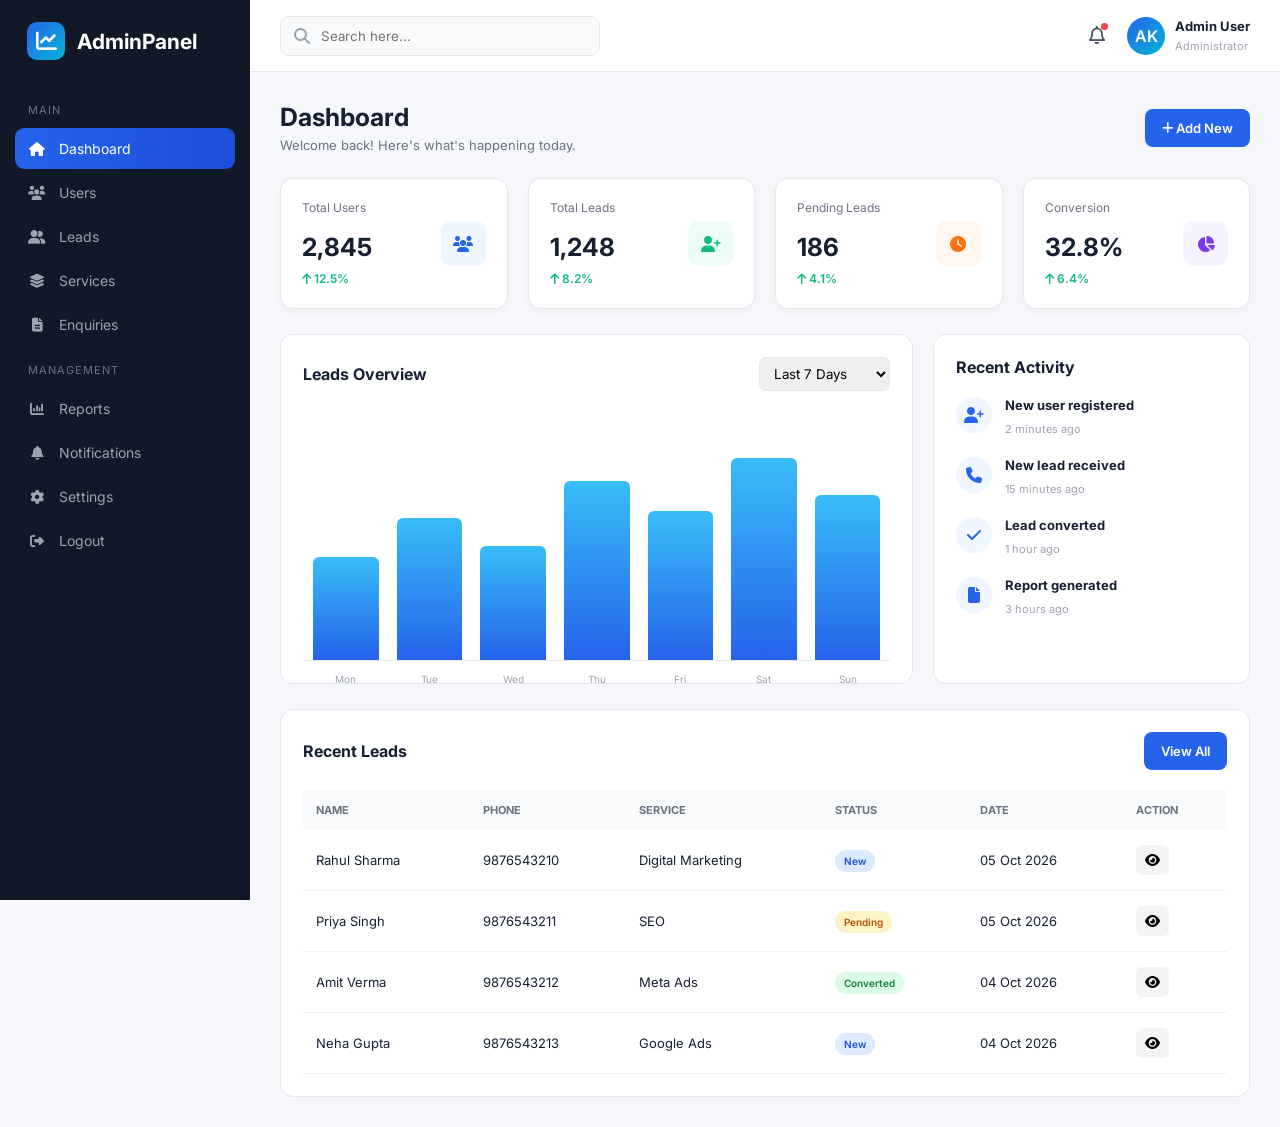
<file: admin.html>
﻿<!DOCTYPE html>
<html lang="en">
<head>
    <meta charset="UTF-8">
    <meta name="viewport" content="width=device-width, initial-scale=1.0">
    <title>Admin Dashboard</title>

    <link rel="preconnect" href="https://fonts.googleapis.com">
    <link rel="preconnect" href="https://fonts.gstatic.com" crossorigin>
    <link href="https://fonts.googleapis.com/css2?family=Inter:wght@400;500;600;700&display=swap" rel="stylesheet">

    <link rel="stylesheet"
          href="https://cdnjs.cloudflare.com/ajax/libs/font-awesome/6.5.2/css/all.min.css">

    <style>
        * {
            margin: 0;
            padding: 0;
            box-sizing: border-box;
            font-family: 'Inter',sans-serif;
        }

        body {
            background: #f5f7fb;
            color: #172033;
        }

        /* ================= SIDEBAR ================= */

        .sidebar {
            position: fixed;
            left: 0;
            top: 0;
            width: 250px;
            height: 100vh;
            background: #111827;
            color: #fff;
            padding: 22px 15px;
            z-index: 1000;
            transition: .3s;
        }

        .logo {
            display: flex;
            align-items: center;
            gap: 12px;
            padding: 0 12px 28px;
            font-size: 21px;
            font-weight: 700;
        }

        .logo-icon {
            width: 38px;
            height: 38px;
            border-radius: 10px;
            background: linear-gradient(135deg,#2563eb,#06b6d4);
            display: flex;
            align-items: center;
            justify-content: center;
        }

        .menu-title {
            color: #6b7280;
            font-size: 11px;
            text-transform: uppercase;
            padding: 15px 13px 8px;
            letter-spacing: 1px;
        }

        .menu a {
            display: flex;
            align-items: center;
            gap: 13px;
            color: #9ca3af;
            text-decoration: none;
            padding: 12px 13px;
            margin: 3px 0;
            border-radius: 9px;
            font-size: 14px;
            transition: .2s;
        }

            .menu a:hover,
            .menu a.active {
                color: #fff;
                background: #1f2937;
            }

            .menu a.active {
                background: linear-gradient(90deg,#2563eb,#1d4ed8);
            }

            .menu a i {
                width: 18px;
                text-align: center;
            }

        /* ================= MAIN ================= */

        .main {
            margin-left: 250px;
            min-height: 100vh;
        }

        /* ================= TOPBAR ================= */

        .topbar {
            height: 72px;
            background: #fff;
            border-bottom: 1px solid #e5e7eb;
            display: flex;
            align-items: center;
            justify-content: space-between;
            padding: 0 30px;
            position: sticky;
            top: 0;
            z-index: 500;
        }

        .mobile-menu {
            display: none;
            font-size: 20px;
            cursor: pointer;
        }

        .search {
            width: 320px;
            position: relative;
        }

            .search input {
                width: 100%;
                padding: 11px 15px 11px 40px;
                border: 1px solid #e5e7eb;
                border-radius: 9px;
                outline: none;
                background: #f9fafb;
            }

            .search i {
                position: absolute;
                left: 14px;
                top: 12px;
                color: #9ca3af;
            }

        .top-right {
            display: flex;
            align-items: center;
            gap: 22px;
        }

        .notification {
            position: relative;
            font-size: 18px;
            color: #4b5563;
            cursor: pointer;
        }

            .notification span {
                position: absolute;
                width: 7px;
                height: 7px;
                border-radius: 50%;
                background: #ef4444;
                right: -3px;
                top: -2px;
            }

        .profile {
            display: flex;
            align-items: center;
            gap: 10px;
        }

        .avatar {
            width: 38px;
            height: 38px;
            border-radius: 50%;
            background: linear-gradient(135deg,#2563eb,#06b6d4);
            color: #fff;
            display: flex;
            align-items: center;
            justify-content: center;
            font-weight: 600;
        }

        .profile-info strong {
            display: block;
            font-size: 13px;
        }

        .profile-info small {
            color: #9ca3af;
            font-size: 11px;
        }

        /* ================= CONTENT ================= */

        .content {
            padding: 30px;
        }

        .page-title {
            display: flex;
            align-items: center;
            justify-content: space-between;
            margin-bottom: 25px;
        }

            .page-title h1 {
                font-size: 25px;
            }

            .page-title p {
                color: #6b7280;
                font-size: 13px;
                margin-top: 5px;
            }

        .btn {
            border: 0;
            background: #2563eb;
            color: #fff;
            padding: 11px 17px;
            border-radius: 8px;
            cursor: pointer;
            font-weight: 600;
            font-size: 13px;
        }

            .btn:hover {
                background: #1d4ed8;
            }

        /* ================= CARDS ================= */

        .cards {
            display: grid;
            grid-template-columns: repeat(4,1fr);
            gap: 20px;
            margin-bottom: 25px;
        }

        .card {
            background: #fff;
            padding: 21px;
            border-radius: 13px;
            border: 1px solid #e5e7eb;
            box-shadow: 0 3px 12px rgba(0,0,0,.03);
        }

        .card-top {
            display: flex;
            justify-content: space-between;
            align-items: center;
        }

        .card-icon {
            width: 45px;
            height: 45px;
            border-radius: 10px;
            display: flex;
            align-items: center;
            justify-content: center;
            background: #eff6ff;
            color: #2563eb;
        }

        .card:nth-child(2) .card-icon {
            background: #ecfdf5;
            color: #10b981;
        }

        .card:nth-child(3) .card-icon {
            background: #fff7ed;
            color: #f97316;
        }

        .card:nth-child(4) .card-icon {
            background: #f5f3ff;
            color: #7c3aed;
        }

        .card h2 {
            font-size: 25px;
            margin: 17px 0 5px;
        }

        .card p {
            color: #6b7280;
            font-size: 12px;
        }

        .growth {
            color: #10b981;
            font-size: 12px;
            font-weight: 600;
        }

        /* ================= GRID ================= */

        .dashboard-grid {
            display: grid;
            grid-template-columns: 2fr 1fr;
            gap: 20px;
            margin-bottom: 25px;
        }

        .panel {
            background: #fff;
            border: 1px solid #e5e7eb;
            border-radius: 13px;
            padding: 22px;
        }

        .panel-header {
            display: flex;
            justify-content: space-between;
            align-items: center;
            margin-bottom: 20px;
        }

            .panel-header h3 {
                font-size: 16px;
            }

            .panel-header select {
                border: 1px solid #e5e7eb;
                padding: 7px 10px;
                border-radius: 7px;
                outline: none;
            }

        /* ================= CHART ================= */

        .chart {
            height: 250px;
            display: flex;
            align-items: end;
            gap: 18px;
            padding: 20px 10px 0;
            border-bottom: 1px solid #e5e7eb;
        }

        .bar {
            flex: 1;
            background: linear-gradient(to top,#2563eb,#38bdf8);
            border-radius: 6px 6px 0 0;
            min-height: 30px;
            position: relative;
        }

            .bar span {
                position: absolute;
                bottom: -25px;
                left: 50%;
                transform: translateX(-50%);
                font-size: 10px;
                color: #9ca3af;
            }

        /* ================= ACTIVITY ================= */

        .activity {
            display: flex;
            gap: 13px;
            margin-bottom: 20px;
        }

            .activity:last-child {
                margin-bottom: 0;
            }

        .activity-icon {
            width: 36px;
            height: 36px;
            min-width: 36px;
            border-radius: 50%;
            background: #eff6ff;
            color: #2563eb;
            display: flex;
            align-items: center;
            justify-content: center;
        }

        .activity strong {
            display: block;
            font-size: 13px;
            margin-bottom: 4px;
        }

        .activity small {
            color: #9ca3af;
            font-size: 11px;
        }

        /* ================= TABLE ================= */

        .table-panel {
            background: #fff;
            border: 1px solid #e5e7eb;
            border-radius: 13px;
            padding: 22px;
            overflow: hidden;
        }

        .table-wrap {
            overflow-x: auto;
        }

        table {
            width: 100%;
            border-collapse: collapse;
            min-width: 700px;
        }

        th {
            text-align: left;
            padding: 13px;
            font-size: 11px;
            color: #6b7280;
            text-transform: uppercase;
            background: #f9fafb;
        }

        td {
            padding: 15px 13px;
            border-bottom: 1px solid #f0f0f0;
            font-size: 13px;
        }

        .status {
            padding: 5px 9px;
            border-radius: 20px;
            font-size: 10px;
            font-weight: 600;
        }

        .success {
            background: #dcfce7;
            color: #15803d;
        }

        .pending {
            background: #fef3c7;
            color: #b45309;
        }

        .new {
            background: #dbeafe;
            color: #1d4ed8;
        }

        .action-btn {
            border: 0;
            background: #f3f4f6;
            padding: 7px 9px;
            border-radius: 6px;
            cursor: pointer;
        }

            .action-btn:hover {
                background: #e5e7eb;
            }

        /* ================= OVERLAY ================= */

        .overlay {
            display: none;
            position: fixed;
            inset: 0;
            background: rgba(0,0,0,.4);
            z-index: 900;
        }

        /* ================= RESPONSIVE ================= */

        @media(max-width:1100px) {

            .cards {
                grid-template-columns: repeat(2,1fr);
            }

            .dashboard-grid {
                grid-template-columns: 1fr;
            }
        }

        @media(max-width:768px) {

            .sidebar {
                left: -250px;
            }

                .sidebar.show {
                    left: 0;
                }

            .main {
                margin-left: 0;
            }

            .mobile-menu {
                display: block;
            }

            .topbar {
                padding: 0 18px;
            }

            .search {
                display: none;
            }

            .profile-info {
                display: none;
            }

            .content {
                padding: 20px 15px;
            }

            .page-title {
                align-items: flex-start;
                gap: 15px;
            }

                .page-title h1 {
                    font-size: 21px;
                }

            .cards {
                grid-template-columns: 1fr;
            }

            .overlay.show {
                display: block;
            }
        }

        @media(max-width:450px) {

            .page-title {
                flex-direction: column;
            }

            .btn {
                width: 100%;
            }

            .top-right {
                gap: 14px;
            }
        }
    </style>
</head>

<body>

    <!-- SIDEBAR -->
    <aside class="sidebar" id="sidebar">

        <div class="logo">
            <div class="logo-icon">
                <i class="fa-solid fa-chart-line"></i>
            </div>
            AdminPanel
        </div>

        <div class="menu-title">Main</div>

        <nav class="menu">

            <a href="#" class="active">
                <i class="fa-solid fa-house"></i>
                Dashboard
            </a>

            <a href="#">
                <i class="fa-solid fa-users"></i>
                Users
            </a>

            <a href="#">
                <i class="fa-solid fa-user-group"></i>
                Leads
            </a>

            <a href="#">
                <i class="fa-solid fa-layer-group"></i>
                Services
            </a>

            <a href="#">
                <i class="fa-solid fa-file-lines"></i>
                Enquiries
            </a>

        </nav>

        <div class="menu-title">Management</div>

        <nav class="menu">

            <a href="#">
                <i class="fa-solid fa-chart-column"></i>
                Reports
            </a>

            <a href="#">
                <i class="fa-solid fa-bell"></i>
                Notifications
            </a>

            <a href="#">
                <i class="fa-solid fa-gear"></i>
                Settings
            </a>

            <a href="#">
                <i class="fa-solid fa-right-from-bracket"></i>
                Logout
            </a>

        </nav>

    </aside>

    <div class="overlay" id="overlay"></div>

    <!-- MAIN -->
    <main class="main">

        <!-- TOPBAR -->
        <header class="topbar">

            <div class="mobile-menu" id="menuBtn">
                <i class="fa-solid fa-bars"></i>
            </div>

            <div class="search">
                <i class="fa-solid fa-magnifying-glass"></i>
                <input type="text" placeholder="Search here...">
            </div>

            <div class="top-right">

                <div class="notification">
                    <i class="fa-regular fa-bell"></i>
                    <span></span>
                </div>

                <div class="profile">

                    <div class="avatar">
                        AK
                    </div>

                    <div class="profile-info">
                        <strong>Admin User</strong>
                        <small>Administrator</small>
                    </div>

                </div>

            </div>

        </header>


        <!-- CONTENT -->
        <section class="content">

            <div class="page-title">

                <div>
                    <h1>Dashboard</h1>
                    <p>Welcome back! Here's what's happening today.</p>
                </div>

                <button class="btn">
                    <i class="fa-solid fa-plus"></i>
                    Add New
                </button>

            </div>


            <!-- STAT CARDS -->

            <div class="cards">

                <div class="card">

                    <div class="card-top">

                        <div>
                            <p>Total Users</p>
                            <h2>2,845</h2>
                            <span class="growth">
                                <i class="fa-solid fa-arrow-up"></i> 12.5%
                            </span>
                        </div>

                        <div class="card-icon">
                            <i class="fa-solid fa-users"></i>
                        </div>

                    </div>

                </div>


                <div class="card">

                    <div class="card-top">

                        <div>
                            <p>Total Leads</p>
                            <h2>1,248</h2>
                            <span class="growth">
                                <i class="fa-solid fa-arrow-up"></i> 8.2%
                            </span>
                        </div>

                        <div class="card-icon">
                            <i class="fa-solid fa-user-plus"></i>
                        </div>

                    </div>

                </div>


                <div class="card">

                    <div class="card-top">

                        <div>
                            <p>Pending Leads</p>
                            <h2>186</h2>
                            <span class="growth">
                                <i class="fa-solid fa-arrow-up"></i> 4.1%
                            </span>
                        </div>

                        <div class="card-icon">
                            <i class="fa-solid fa-clock"></i>
                        </div>

                    </div>

                </div>


                <div class="card">

                    <div class="card-top">

                        <div>
                            <p>Conversion</p>
                            <h2>32.8%</h2>
                            <span class="growth">
                                <i class="fa-solid fa-arrow-up"></i> 6.4%
                            </span>
                        </div>

                        <div class="card-icon">
                            <i class="fa-solid fa-chart-pie"></i>
                        </div>

                    </div>

                </div>

            </div>


            <!-- CHART + ACTIVITY -->

            <div class="dashboard-grid">

                <div class="panel">

                    <div class="panel-header">

                        <h3>Leads Overview</h3>

                        <select>
                            <option>Last 7 Days</option>
                            <option>Last 30 Days</option>
                            <option>Last 3 Months</option>
                        </select>

                    </div>

                    <div class="chart">

                        <div class="bar" style="height:45%">
                            <span>Mon</span>
                        </div>

                        <div class="bar" style="height:62%">
                            <span>Tue</span>
                        </div>

                        <div class="bar" style="height:50%">
                            <span>Wed</span>
                        </div>

                        <div class="bar" style="height:78%">
                            <span>Thu</span>
                        </div>

                        <div class="bar" style="height:65%">
                            <span>Fri</span>
                        </div>

                        <div class="bar" style="height:88%">
                            <span>Sat</span>
                        </div>

                        <div class="bar" style="height:72%">
                            <span>Sun</span>
                        </div>

                    </div>

                </div>


                <div class="panel">

                    <div class="panel-header">
                        <h3>Recent Activity</h3>
                    </div>

                    <div class="activity">

                        <div class="activity-icon">
                            <i class="fa-solid fa-user-plus"></i>
                        </div>

                        <div>
                            <strong>New user registered</strong>
                            <small>2 minutes ago</small>
                        </div>

                    </div>


                    <div class="activity">

                        <div class="activity-icon">
                            <i class="fa-solid fa-phone"></i>
                        </div>

                        <div>
                            <strong>New lead received</strong>
                            <small>15 minutes ago</small>
                        </div>

                    </div>


                    <div class="activity">

                        <div class="activity-icon">
                            <i class="fa-solid fa-check"></i>
                        </div>

                        <div>
                            <strong>Lead converted</strong>
                            <small>1 hour ago</small>
                        </div>

                    </div>


                    <div class="activity">

                        <div class="activity-icon">
                            <i class="fa-solid fa-file"></i>
                        </div>

                        <div>
                            <strong>Report generated</strong>
                            <small>3 hours ago</small>
                        </div>

                    </div>

                </div>

            </div>


            <!-- TABLE -->

            <div class="table-panel">

                <div class="panel-header">

                    <h3>Recent Leads</h3>

                    <button class="btn">
                        View All
                    </button>

                </div>

                <div class="table-wrap">

                    <table>

                        <thead>

                            <tr>
                                <th>Name</th>
                                <th>Phone</th>
                                <th>Service</th>
                                <th>Status</th>
                                <th>Date</th>
                                <th>Action</th>
                            </tr>

                        </thead>

                        <tbody>

                            <tr>
                                <td>Rahul Sharma</td>
                                <td>9876543210</td>
                                <td>Digital Marketing</td>
                                <td>
                                    <span class="status new">New</span>
                                </td>
                                <td>05 Oct 2026</td>
                                <td>
                                    <button class="action-btn">
                                        <i class="fa-solid fa-eye"></i>
                                    </button>
                                </td>
                            </tr>


                            <tr>
                                <td>Priya Singh</td>
                                <td>9876543211</td>
                                <td>SEO</td>
                                <td>
                                    <span class="status pending">Pending</span>
                                </td>
                                <td>05 Oct 2026</td>
                                <td>
                                    <button class="action-btn">
                                        <i class="fa-solid fa-eye"></i>
                                    </button>
                                </td>
                            </tr>


                            <tr>
                                <td>Amit Verma</td>
                                <td>9876543212</td>
                                <td>Meta Ads</td>
                                <td>
                                    <span class="status success">Converted</span>
                                </td>
                                <td>04 Oct 2026</td>
                                <td>
                                    <button class="action-btn">
                                        <i class="fa-solid fa-eye"></i>
                                    </button>
                                </td>
                            </tr>


                            <tr>
                                <td>Neha Gupta</td>
                                <td>9876543213</td>
                                <td>Google Ads</td>
                                <td>
                                    <span class="status new">New</span>
                                </td>
                                <td>04 Oct 2026</td>
                                <td>
                                    <button class="action-btn">
                                        <i class="fa-solid fa-eye"></i>
                                    </button>
                                </td>
                            </tr>

                        </tbody>

                    </table>

                </div>

            </div>

        </section>

    </main>


    <script>

const menuBtn = document.getElementById("menuBtn");
const sidebar = document.getElementById("sidebar");
const overlay = document.getElementById("overlay");

menuBtn.addEventListener("click", function(){

    sidebar.classList.toggle("show");
    overlay.classList.toggle("show");

});

overlay.addEventListener("click", function(){

    sidebar.classList.remove("show");
    overlay.classList.remove("show");

});

    </script>

</body>
</html>
</file>
